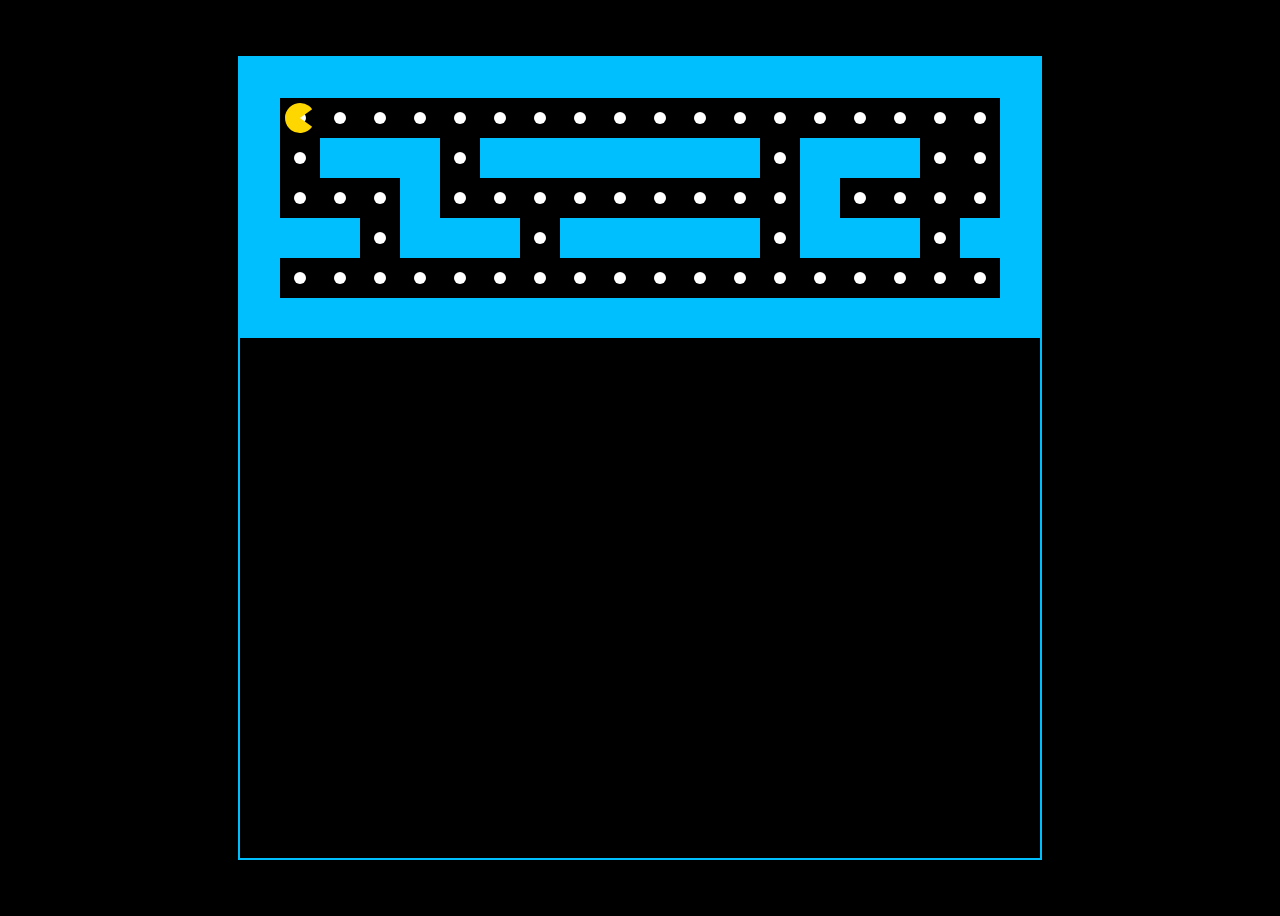
<file: index.html>
<!DOCTYPE html>
<html lang="pt-BR">
<head>
  <meta charset="UTF-8">
  <title>Pac-Man Básico</title>
  <link rel="stylesheet" href="style.css">
</head>
<body>
  <canvas id="gameCanvas" width="800" height="800"></canvas>
  <script src="script.js"></script>
</body>
</html>
</file>
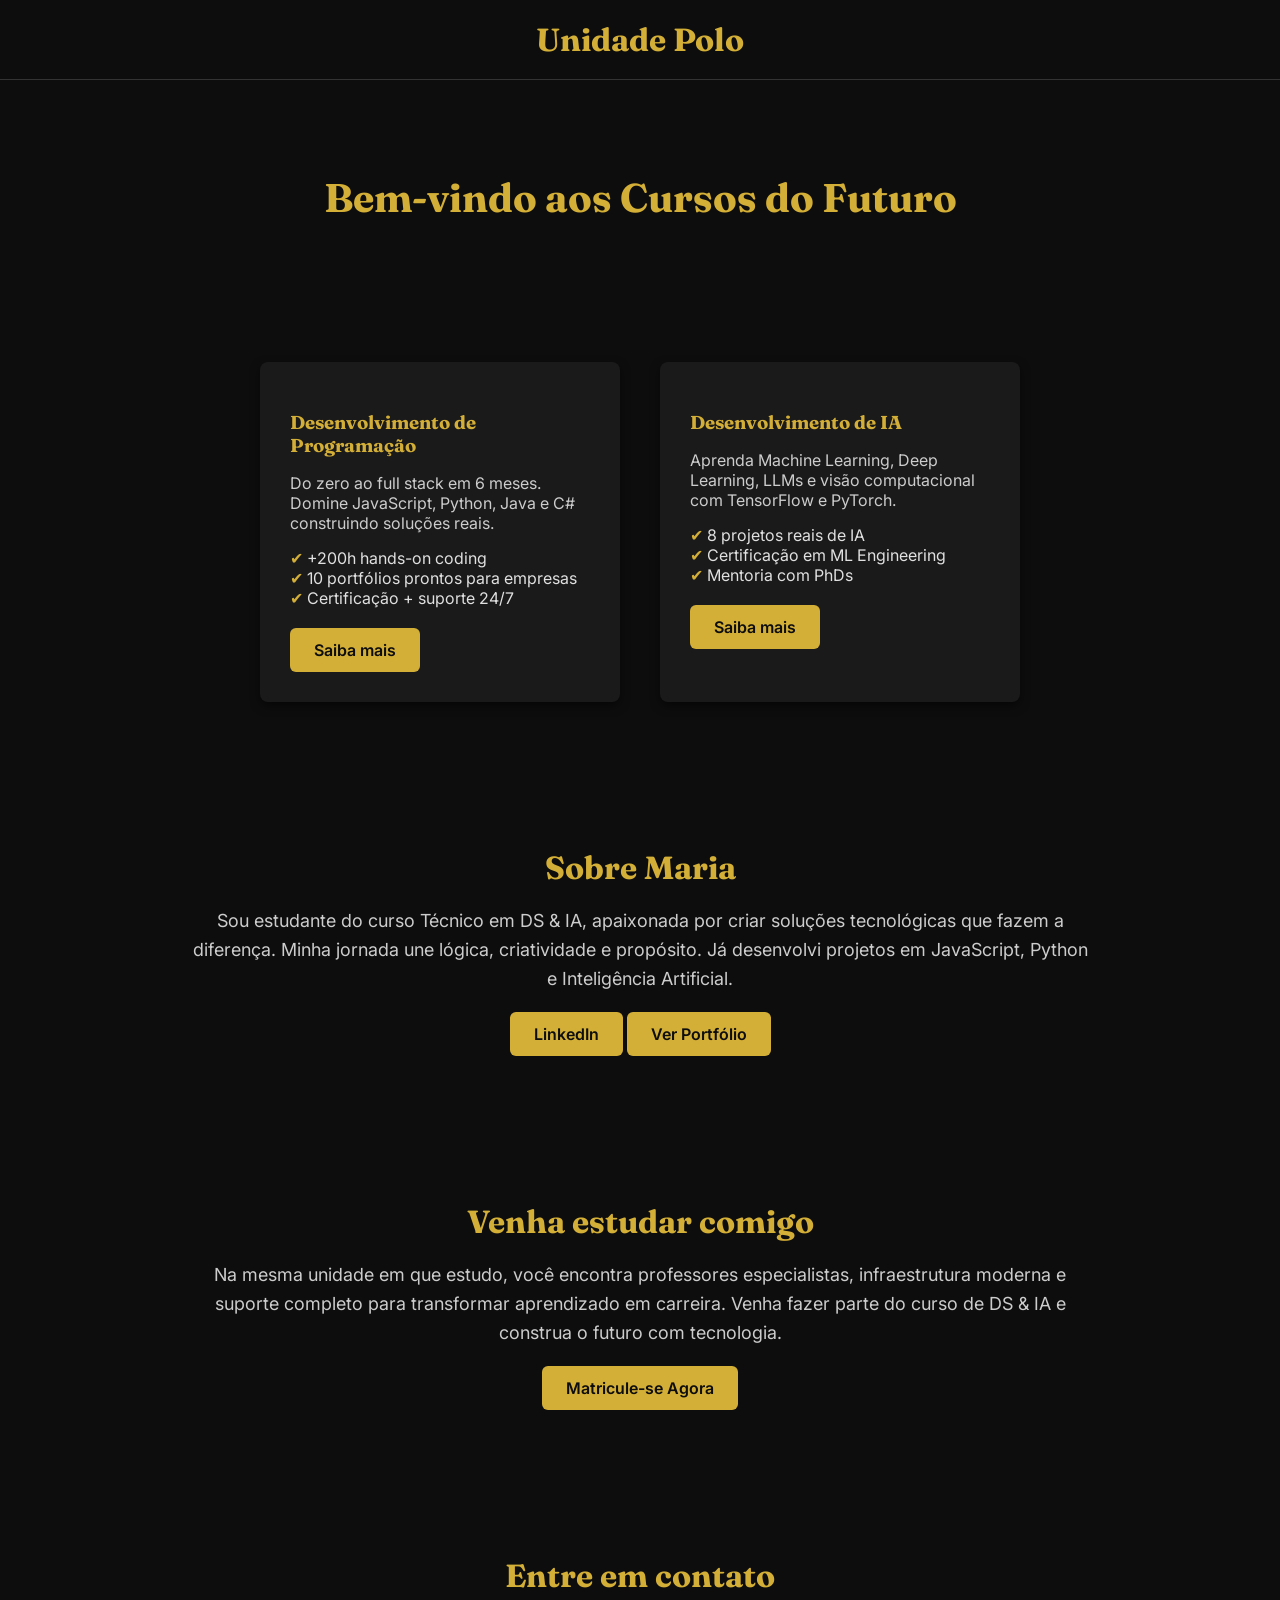
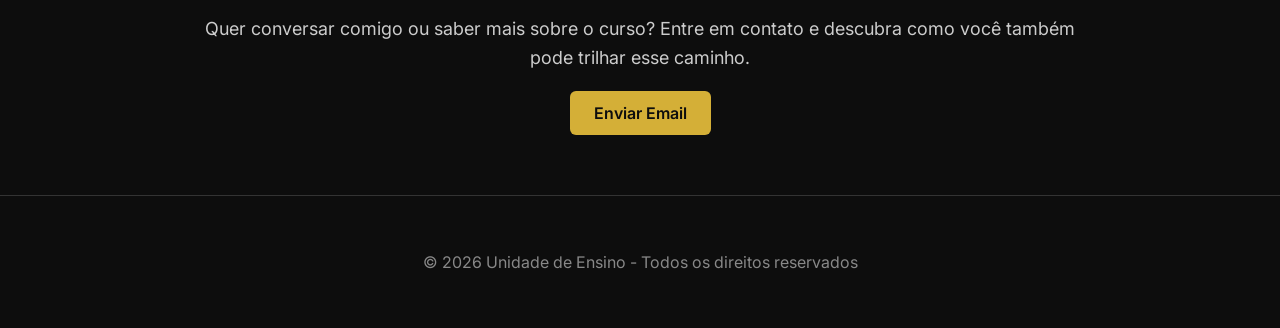
<file: telainicial.index.html>
<!DOCTYPE html>
<html lang="pt-BR">

<head>
    <meta charset="UTF-8">
    <meta name="viewport" content="width=device-width, initial-scale=1.0">
    <title>Cursos do Futuro - DS & IA</title>
    <link href="https://fonts.googleapis.com/css2?family=Fraunces:wght@600&family=Inter:wght@400;600&display=swap" rel="stylesheet">
    <style>
        body {
            margin: 0;
            font-family: 'Inter', sans-serif;
            background-color: #0d0d0d;
            color: #e0e0e0;
        }
        
        header {
            background: #0d0d0d;
            padding: 20px;
            text-align: center;
            border-bottom: 1px solid #333;
        }
        
        header h1 {
            font-family: 'Fraunces', serif;
            color: #d4af37;
            font-size: 32px;
            margin: 0;
        }
        
        .hero {
            text-align: center;
            padding: 60px 20px;
        }
        
        .hero h2 {
            font-family: 'Fraunces', serif;
            font-size: 40px;
            color: #d4af37;
            margin-bottom: 20px;
        }
        
        .courses {
            display: flex;
            justify-content: center;
            gap: 40px;
            padding: 60px 20px;
            flex-wrap: wrap;
        }
        
        .course-card {
            background: #1a1a1a;
            padding: 30px;
            border-radius: 8px;
            width: 300px;
            box-shadow: 0 4px 10px rgba(0, 0, 0, 0.5);
            text-align: left;
        }
        
        .course-card h3 {
            font-family: 'Fraunces', serif;
            color: #d4af37;
            margin-bottom: 15px;
        }
        
        .course-card p {
            color: #ccc;
            margin-bottom: 15px;
        }
        
        .course-card ul {
            list-style: none;
            padding: 0;
            margin: 0 0 20px 0;
        }
        
        .course-card ul li::before {
            content: "✔ ";
            color: #d4af37;
        }
        
        .btn {
            display: inline-block;
            padding: 12px 24px;
            font-size: 16px;
            font-weight: 600;
            color: #0d0d0d;
            background-color: #d4af37;
            border-radius: 6px;
            text-decoration: none;
            transition: background 0.3s, transform 0.3s;
        }
        
        .btn:hover {
            background-color: #b9972c;
            transform: translateY(-2px);
        }
        
        .section {
            padding: 60px 20px;
            max-width: 900px;
            margin: auto;
            text-align: center;
        }
        
        .section h2 {
            font-family: 'Fraunces', serif;
            font-size: 32px;
            color: #d4af37;
            margin-bottom: 20px;
        }
        
        .section p {
            font-size: 18px;
            line-height: 1.6;
            color: #ccc;
        }
        
        footer {
            background: #0d0d0d;
            color: #888;
            text-align: center;
            padding: 40px;
            border-top: 1px solid #333;
        }
    </style>
</head>

<body>
    <header>
        <h1>Unidade Polo</h1>
    </header>

    <section class="hero">
        <h2>Bem-vindo aos Cursos do Futuro</h2>
    </section>

    <section class="courses">
        <div class="course-card">
            <h3>Desenvolvimento de Programação</h3>
            <p>Do zero ao full stack em 6 meses. Domine JavaScript, Python, Java e C# construindo soluções reais.</p>
            <ul>
                <li>+200h hands-on coding</li>
                <li>10 portfólios prontos para empresas</li>
                <li>Certificação + suporte 24/7</li>
            </ul>
            <a href="#" class="btn">Saiba mais</a>
        </div>

        <div class="course-card">
            <h3>Desenvolvimento de IA</h3>
            <p>Aprenda Machine Learning, Deep Learning, LLMs e visão computacional com TensorFlow e PyTorch.</p>
            <ul>
                <li>8 projetos reais de IA</li>
                <li>Certificação em ML Engineering</li>
                <li>Mentoria com PhDs</li>
            </ul>
            <a href="#" class="btn">Saiba mais</a>
        </div>
    </section>

    <section class="section">
        <h2>Sobre Maria</h2>
        <p>Sou estudante do curso Técnico em DS & IA, apaixonada por criar soluções tecnológicas que fazem a diferença. Minha jornada une lógica, criatividade e propósito. Já desenvolvi projetos em JavaScript, Python e Inteligência Artificial.</p>
        <a href="https://linkedin.com/in/seu-perfil" class="btn">LinkedIn</a>
        <a href="portfolio.html" class="btn">Ver Portfólio</a>
    </section>

    <section class="section">
        <h2>Venha estudar comigo</h2>
        <p>Na mesma unidade em que estudo, você encontra professores especialistas, infraestrutura moderna e suporte completo para transformar aprendizado em carreira. Venha fazer parte do curso de DS & IA e construa o futuro com tecnologia.</p>
        <a href="index.html" class="btn">Matricule-se Agora</a>
    </section>

    <section class="section">
        <h2>Entre em contato</h2>
        <p>Quer conversar comigo ou saber mais sobre o curso? Entre em contato e descubra como você também pode trilhar esse caminho.</p>
        <a href="mailto:seuemail@exemplo.com" class="btn">Enviar Email</a>
    </section>

    <footer>
        <p>&copy; 2026 Unidade de Ensino - Todos os direitos reservados</p>
    </footer>
</body>

</html>
</file>
<file: style.css>
body {
  background: black;
  display: flex;
  justify-content: center;
  align-items: center;
  height: 100vh;
}
canvas {
  border: 2px solid #00BFFF;
  background: #000;
}
</file>
